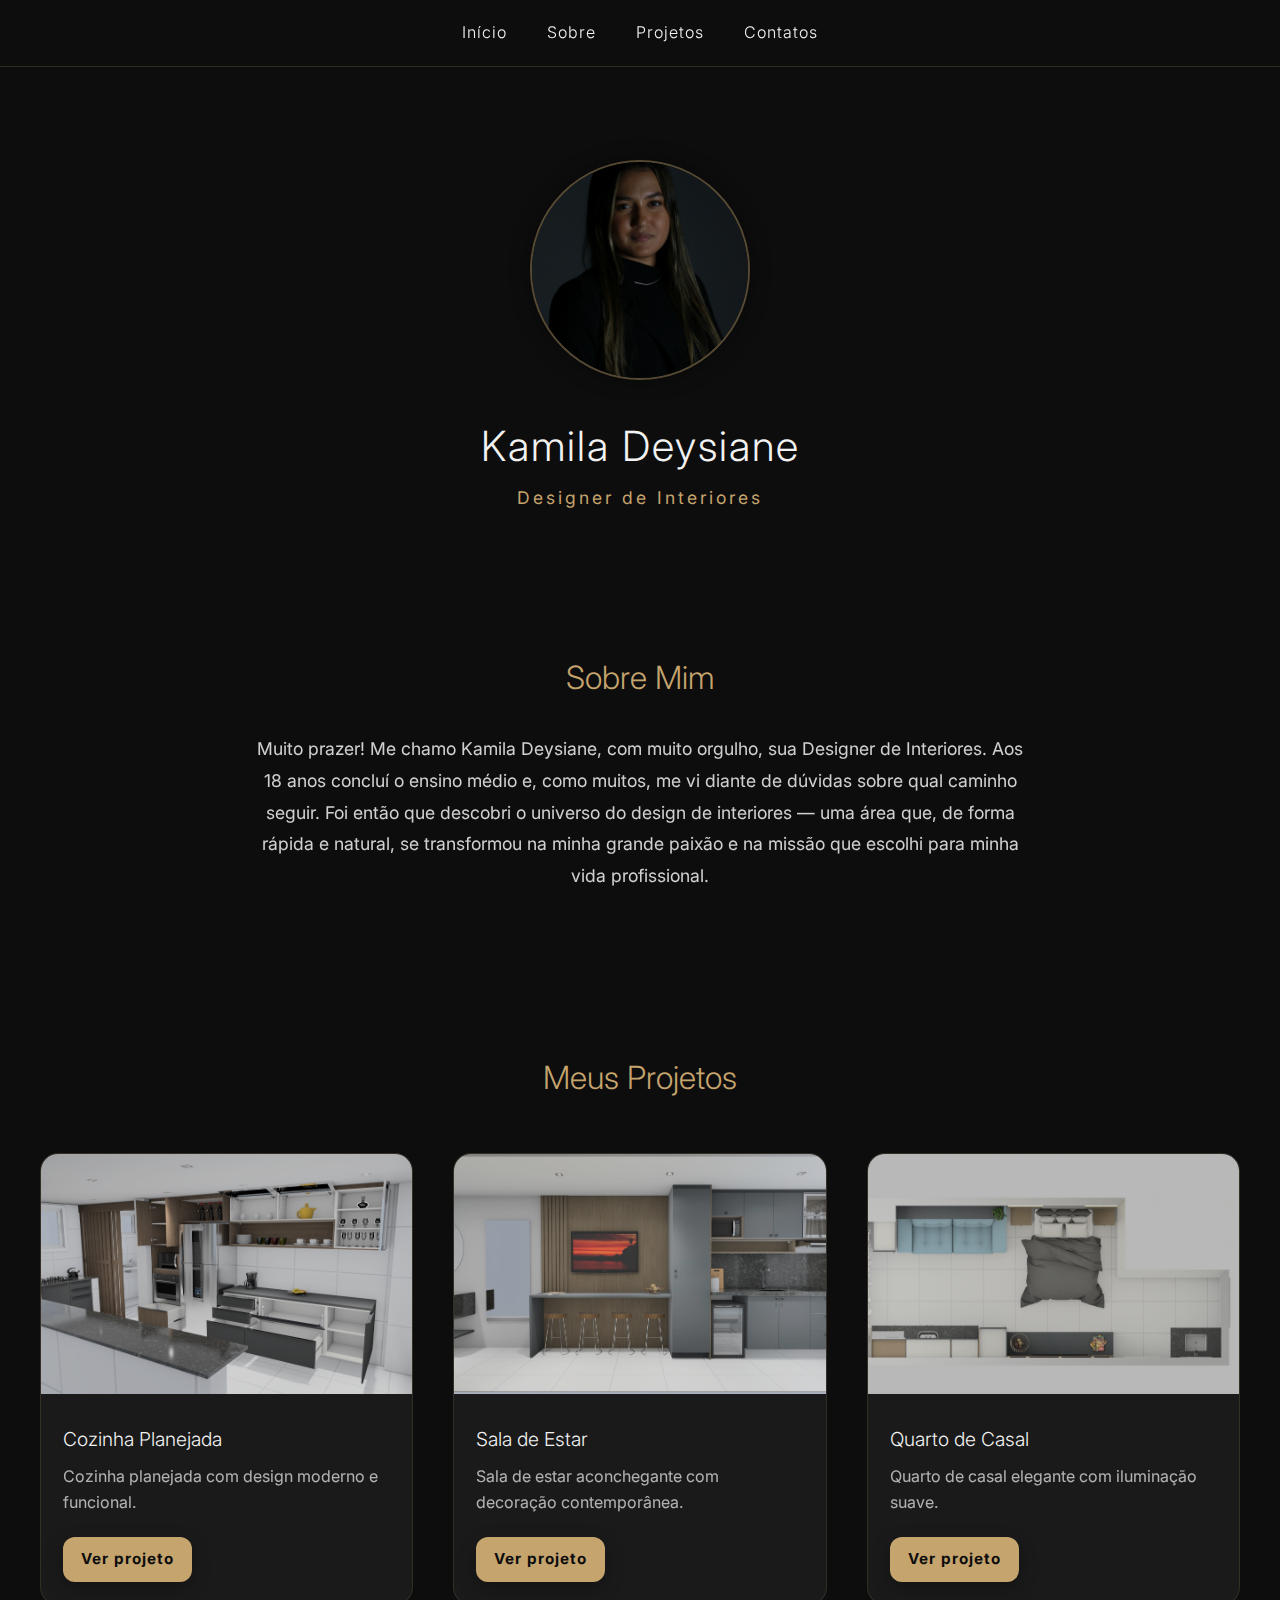
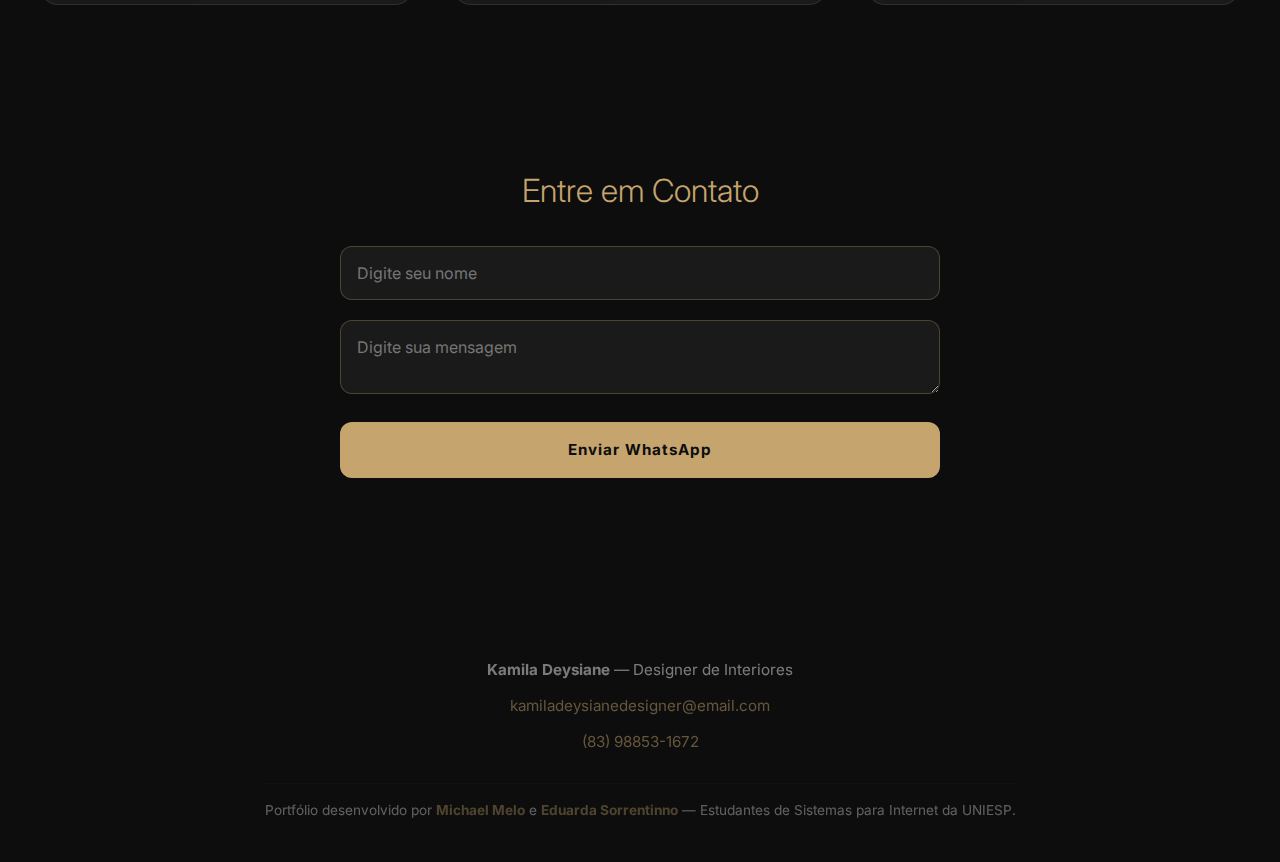
<file: index.html>
<!DOCTYPE html>
<html lang="pt-br">
<head>
    <meta charset="UTF-8">
    <meta name="viewport" content="width=device-width, initial-scale=1.0">
    <title>Portfólio – Kamila Deysiane</title>
    <link rel="stylesheet" href="mystyle.css">
    <link rel="shortcut icon" href="img/logo-kamila.png" type="image/x-icon">
    <link href="https://fonts.googleapis.com/css2?family=Inter:wght@300;400;600&display=swap" rel="stylesheet">
</head>

<body>

    <!-- NAVBAR -->
    <nav class="navegacao">
    <div class="menu-toggle" id="menuToggle" style="color: white;">
        &#9776;
    </div>

    <ul class="menu" id="menu">
        <li><a href="#inicio" class="menu-link">Início</a></li>
        <li><a href="#sobre" class="menu-link">Sobre</a></li>
        <li><a href="#projetos" class="menu-link">Projetos</a></li>
        <li><a href="#contatos" class="menu-link">Contatos</a></li>
    </ul>
</nav>

    <!-- CABEÇALHO -->
    <header id="inicio" class="cabecalho">
        <img src="img/177A9041.JPG" alt="Foto de Kamila Deysiane" class="foto-perfil">
        <h1>Kamila Deysiane</h1>
        <p class="cabecalho-sub-titulo">Designer de Interiores</p>
    </header>

    <!-- SOBRE -->
    <section id="sobre" class="sobre espaçamentozinho">
        <h2 class="sobre-titulo">Sobre Mim</h2>
        <p class="sobre-paragrafo">
            Muito prazer! Me chamo Kamila Deysiane, com muito orgulho, sua Designer de Interiores.
            Aos 18 anos concluí o ensino médio e, como muitos, me vi diante de dúvidas sobre qual caminho seguir.
            Foi então que descobri o universo do design de interiores — uma área que, de forma rápida e natural,
            se transformou na minha grande paixão e na missão que escolhi para minha vida profissional.
        </p>
    </section>

    <!-- PROJETOS -->
    <section id="projetos" class="projetos espaçamentozinho">
        <h2 class="projetos-titulo">Meus Projetos</h2>

        <div class="projetos-caixa">

            <div class="projetos-card">
                <img src="img/02.jpg" alt="Cozinha Planejada" class="projetos-imagem">
                <div class="caixa-txt-projeto">
                    <h3 class="info-projetos">Cozinha Planejada</h3>
                    <p class="paragrafo-projetos">Cozinha planejada com design moderno e funcional.</p>
                    <a class="botao-form" href="cozinha.html">Ver projeto</a>
                </div>
            </div>

            <div class="projetos-card">
                <img src="img/03.jpg" alt="Sala de Estar" class="projetos-imagem">
                <div class="caixa-txt-projeto">
                    <h3 class="info-projetos">Sala de Estar</h3>
                    <p class="paragrafo-projetos">Sala de estar aconchegante com decoração contemporânea.</p>
                    <a class="botao-form" href="sala_de_estar.html">Ver projeto</a>
                </div>
            </div>

            <div class="projetos-card">
                <img src="img/05.jpg" alt="Quarto de Casal" class="projetos-imagem">
                <div class="caixa-txt-projeto">
                    <h3 class="info-projetos">Quarto de Casal</h3>
                    <p class="paragrafo-projetos">Quarto de casal elegante com iluminação suave.</p>
                    <a class="botao-form" href="quarto_de_casal.html">Ver projeto</a>
                </div>
            </div>

        </div>
    </section>

    <!-- CONTATO -->
    <section id="contatos" class="contatos espaçamentozinho">
        <h2 class="contatos-titulo">Entre em Contato</h2>

        <form class="formulario-contato" id="formulario">
            <input type="text" class="campo-form" placeholder="Digite seu nome">
            <textarea class="campo-form" placeholder="Digite sua mensagem"></textarea>
            <a type="submit" class="botao-form" target="_blank" href="https://wa.me/5583988531672?text=Olá,%20vi%20seu%20portfólio%20e%20gostaria%20de%20fazer%20um%20orçamento!">Enviar WhatsApp</a>
        </form>
    </section>

    <!-- RODAPÉ -->
    <footer class="rodape">
        <div class="rodape-contatos">
            <div class="rodape-info">
                <strong>Kamila Deysiane</strong> — Designer de Interiores
            </div>
            <div class="rodape-info">
                 <a href="mailto:kamiladeysianedesigner@email.com">kamiladeysianedesigner@email.com</a>
            </div>
            <div class="rodape-info">
                 <a href="tel:+5583988531672">(83) 98853-1672</a>
            </div>
            <div class="rodape-creditos">
                Portfólio desenvolvido por <a href="https://www.instagram.com/dougs.m4/" class="link-dev">Michael Melo</a> e <a href="https://www.instagram.com/eduardasorrentinno/" class="link-dev">Eduarda Sorrentinno</a> —
                Estudantes de Sistemas para Internet da UNIESP.
            </div>
        </div>
    </footer>
<script>
    const menuToggle = document.getElementById("menuToggle");
    const menu = document.getElementById("menu");

    menuToggle.addEventListener("click", () => {
        menu.classList.toggle("show");
    });

    // Fechar o menu ao clicar em um link
    document.querySelectorAll(".menu-link").forEach(link => {
        link.addEventListener("click", () => {
            menu.classList.remove("show");
        });
    });
</script>

</body>
</html>
</file>
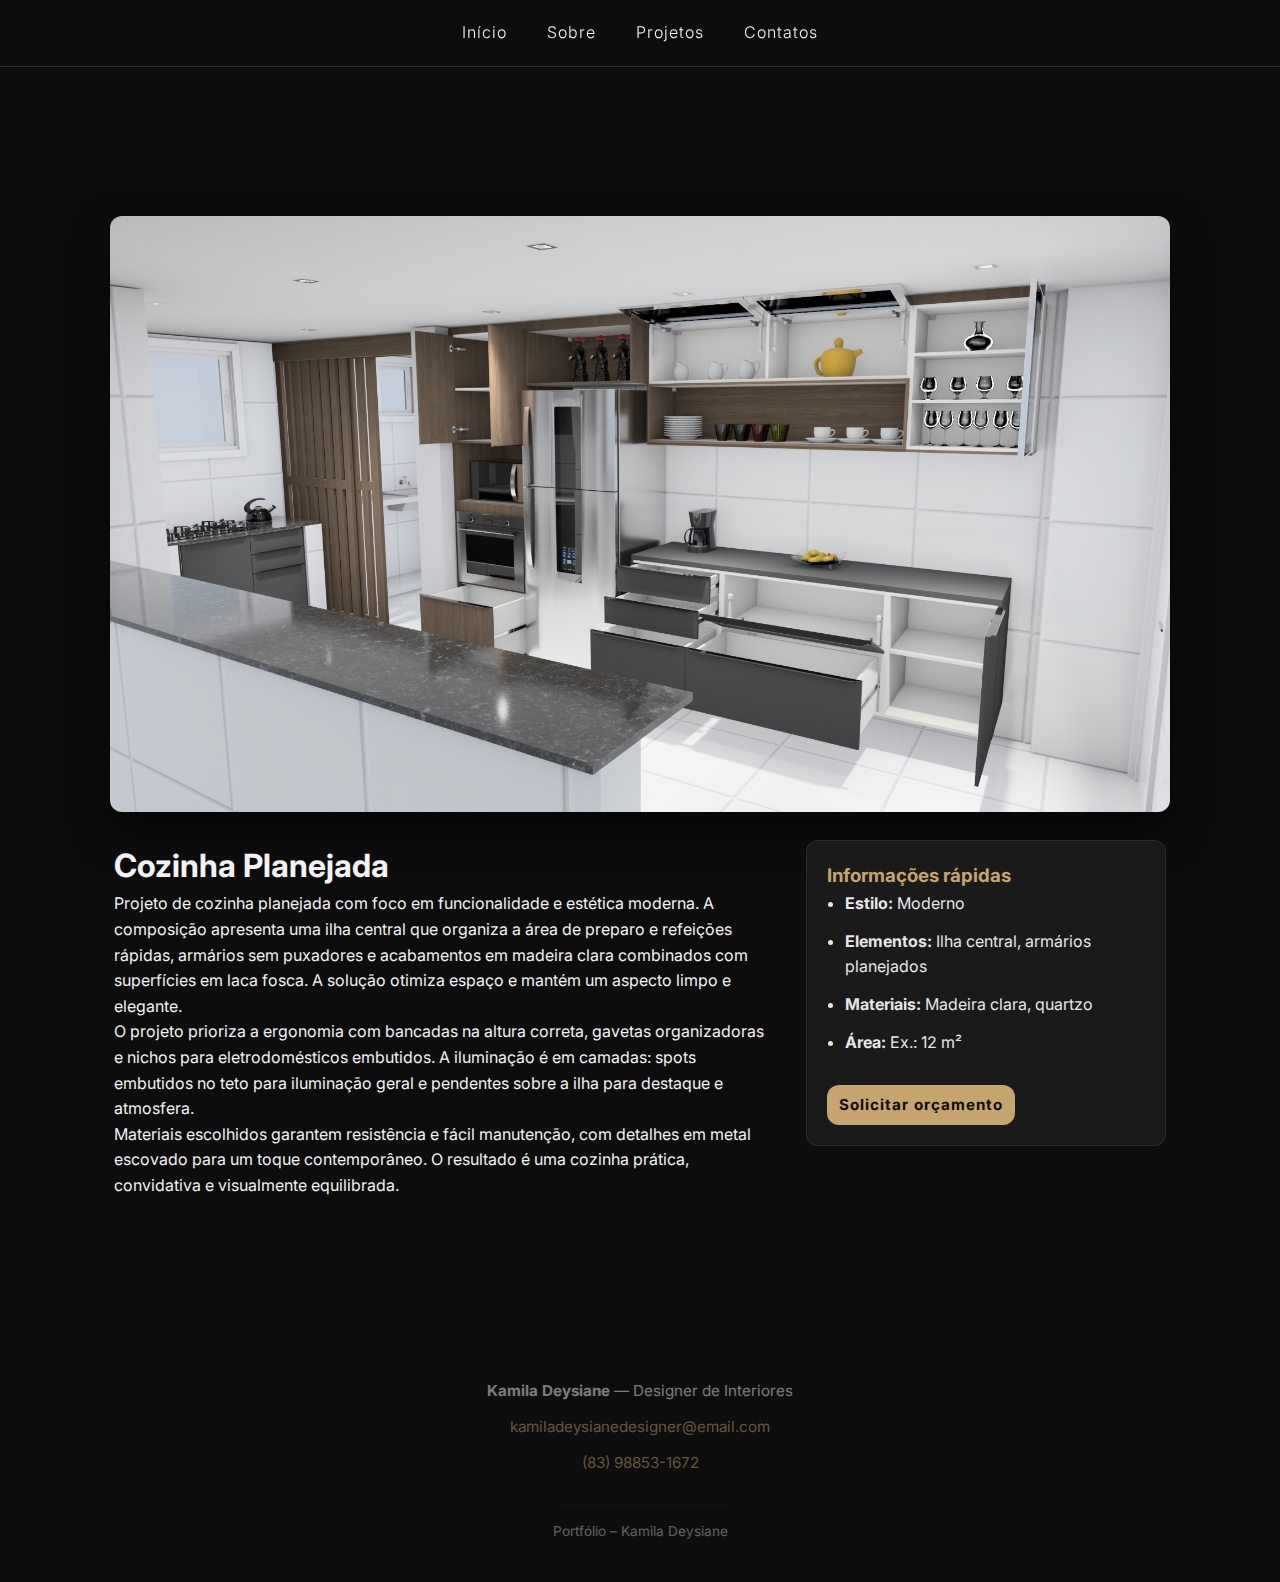
<file: cozinha.html>
<!DOCTYPE html>
<html lang="pt-br">
<head>
    <meta charset="UTF-8">
    <meta name="viewport" content="width=device-width, initial-scale=1.0">
    <title>Cozinha Planejada — Kamila Deysiane</title>
    <link rel="stylesheet" href="mystyle.css">
    <link rel="shortcut icon" href="img/logo-kamila.png" type="image/x-icon">

    <link href="https://fonts.googleapis.com/css2?family=Inter:wght@300;400;600&display=swap" rel="stylesheet">
</head>
<body>

    <nav class="navegacao">
    <div class="menu-toggle" id="menuToggle" style="color: white;">
        &#9776;
    </div>

    <ul class="menu" id="menu">
        <li><a href="index.html" class="menu-link">Início</a></li>
        <li><a href="index.html#sobre" class="menu-link">Sobre</a></li>
        <li><a href="index.html#projetos" class="menu-link">Projetos</a></li>
        <li><a href="index.html#contatos" class="menu-link">Contatos</a></li>
    </ul>
</nav>

    <header class="cabecalho">
        <div class="hero-wrap">
            <img src="img/02.jpg" alt="Cozinha planejada moderna" class="hero-img">
        </div>
    </header>

    <main class="projeto-container espaçamentozinho">
        <div class="projeto-grid">
            <section>
                <h1>Cozinha Planejada</h1>
                <p>Projeto de cozinha planejada com foco em funcionalidade e estética moderna. A composição apresenta uma ilha central que organiza a área de preparo e refeições rápidas, armários sem puxadores e acabamentos em madeira clara combinados com superfícies em laca fosca. A solução otimiza espaço e mantém um aspecto limpo e elegante.</p>

                <p>O projeto prioriza a ergonomia com bancadas na altura correta, gavetas organizadoras e nichos para eletrodomésticos embutidos. A iluminação é em camadas: spots embutidos no teto para iluminação geral e pendentes sobre a ilha para destaque e atmosfera.</p>

                <p>Materiais escolhidos garantem resistência e fácil manutenção, com detalhes em metal escovado para um toque contemporâneo. O resultado é uma cozinha prática, convidativa e visualmente equilibrada.</p>
            </section>

            <aside class="detalhes">
                <h3>Informações rápidas</h3>
                <ul>
                    <li><strong>Estilo:</strong> Moderno</li>
                    <li><strong>Elementos:</strong> Ilha central, armários planejados</li>
                    <li><strong>Materiais:</strong> Madeira clara, quartzo</li>
                    <li><strong>Área:</strong> Ex.: 12 m²</li>
                </ul>
                <a class="botao-form" href="https://wa.me/5583988531672?text=Olá,%20vi%20seu%20portfólio%20e%20gostaria%20de%20fazer%20um%20orçamento!">Solicitar orçamento</a>
            </aside>
        </div>
    </main>

    <footer class="rodape">
        <div class="rodape-contatos">
            <div class="rodape-info">
                <strong>Kamila Deysiane</strong> — Designer de Interiores
            </div>
            <div class="rodape-info">
                 <a href="mailto:kamiladeysianedesigner@email.com">kamiladeysianedesigner@email.com</a>
            </div>
            <div class="rodape-info">
                 <a href="tel:+5583988531672">(83) 98853-1672</a>
            </div>
            <div class="rodape-creditos">
                Portfólio – Kamila Deysiane
            </div>
        </div>
    </footer>
<script>
    const menuToggle = document.getElementById("menuToggle");
    const menu = document.getElementById("menu");

    menuToggle.addEventListener("click", () => {
        menu.classList.toggle("show");
    });

    // Fechar o menu ao clicar em um link
    document.querySelectorAll(".menu-link").forEach(link => {
        link.addEventListener("click", () => {
            menu.classList.remove("show");
        });
    });
</script>
</body>
</html>
</file>
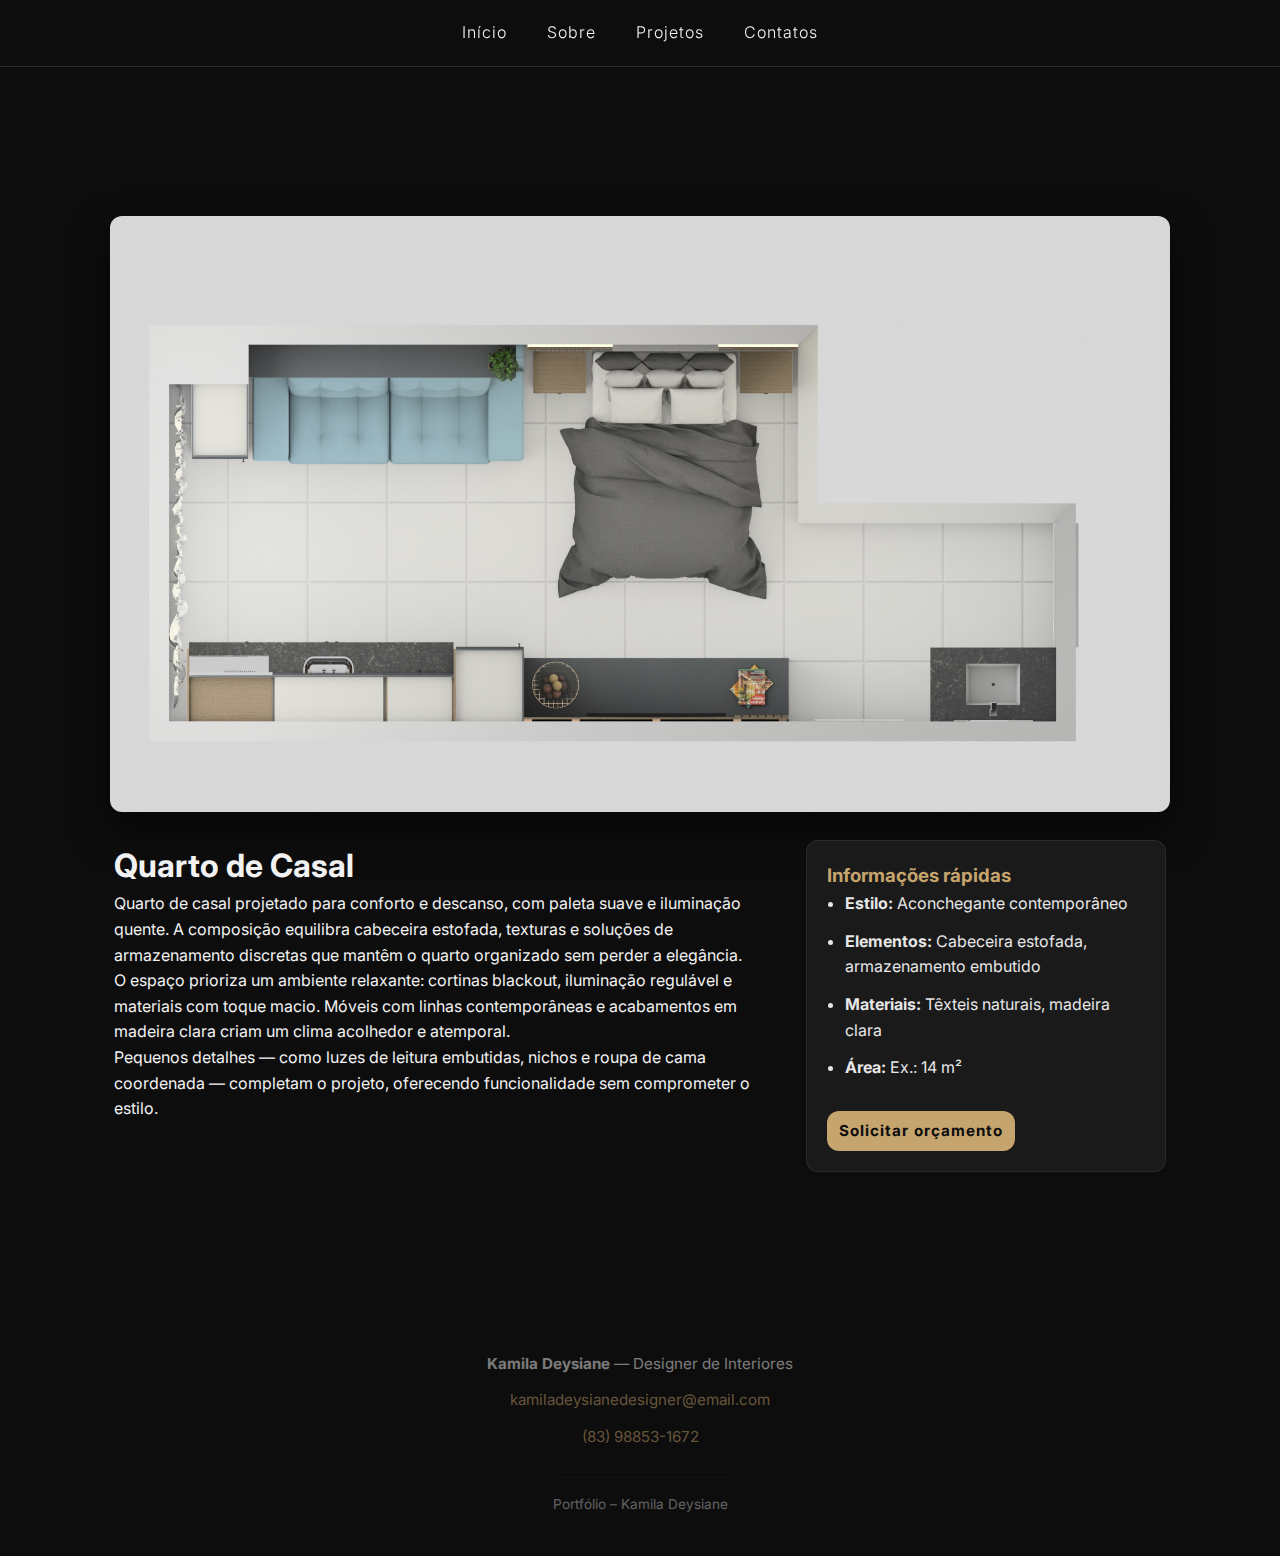
<file: quarto_de_casal.html>
<!DOCTYPE html>
<html lang="pt-br">

<head>
    <meta charset="UTF-8">
    <meta name="viewport" content="width=device-width, initial-scale=1.0">
    <title>Quarto de Casal — Kamila Deysiane</title>
    <link rel="stylesheet" href="mystyle.css">
    <link rel="shortcut icon" href="img/logo-kamila.png" type="image/x-icon">

    <link href="https://fonts.googleapis.com/css2?family=Inter:wght@300;400;600&display=swap" rel="stylesheet">
</head>

<body>

    <nav class="navegacao">
        <div class="menu-toggle" id="menuToggle" style="color: white;">
            &#9776;
        </div>

        <ul class="menu" id="menu">
            <li><a href="index.html" class="menu-link">Início</a></li>
            <li><a href="index.html#sobre" class="menu-link">Sobre</a></li>
            <li><a href="index.html#projetos" class="menu-link">Projetos</a></li>
            <li><a href="index.html#contatos" class="menu-link">Contatos</a></li>
        </ul>
    </nav>

    <header class="cabecalho">
        <div class="hero-wrap">
            <img src="img/05.jpg" alt="Quarto de casal elegante" class="hero-img">
        </div>
    </header>

    <main class="projeto-container espaçamentozinho">
        <div class="projeto-grid">
            <section>
                <h1>Quarto de Casal</h1>
                <p>Quarto de casal projetado para conforto e descanso, com paleta suave e iluminação quente. A
                    composição equilibra cabeceira estofada, texturas e soluções de armazenamento discretas que mantêm o
                    quarto organizado sem perder a elegância.</p>

                <p>O espaço prioriza um ambiente relaxante: cortinas blackout, iluminação regulável e materiais com
                    toque macio. Móveis com linhas contemporâneas e acabamentos em madeira clara criam um clima
                    acolhedor e atemporal.</p>

                <p>Pequenos detalhes — como luzes de leitura embutidas, nichos e roupa de cama coordenada — completam o
                    projeto, oferecendo funcionalidade sem comprometer o estilo.</p>
            </section>

            <aside class="detalhes">
                <h3>Informações rápidas</h3>
                <ul>
                    <li><strong>Estilo:</strong> Aconchegante contemporâneo</li>
                    <li><strong>Elementos:</strong> Cabeceira estofada, armazenamento embutido</li>
                    <li><strong>Materiais:</strong> Têxteis naturais, madeira clara</li>
                    <li><strong>Área:</strong> Ex.: 14 m²</li>
                </ul>
                <a class="botao-form" href="https://wa.me/5583988531672?text=Olá,%20vi%20seu%20portfólio%20e%20gostaria%20de%20fazer%20um%20orçamento!">Solicitar orçamento</a>
            </aside>
        </div>
    </main>

    <footer class="rodape">
        <div class="rodape-contatos">
            <div class="rodape-info">
                <strong>Kamila Deysiane</strong> — Designer de Interiores
            </div>
            <div class="rodape-info">
                <a href="mailto:kamiladeysianedesigner@email.com">kamiladeysianedesigner@email.com</a>
            </div>
            <div class="rodape-info">
                <a href="tel:+5583988531672">(83) 98853-1672</a>
            </div>
            <div class="rodape-creditos">
                Portfólio – Kamila Deysiane
            </div>
        </div>
    </footer>
    <script>
        const menuToggle = document.getElementById("menuToggle");
        const menu = document.getElementById("menu");

        menuToggle.addEventListener("click", () => {
            menu.classList.toggle("show");
        });

        // Fechar o menu ao clicar em um link
        document.querySelectorAll(".menu-link").forEach(link => {
            link.addEventListener("click", () => {
                menu.classList.remove("show");
            });
        });
    </script>
</body>

</html>
</file>
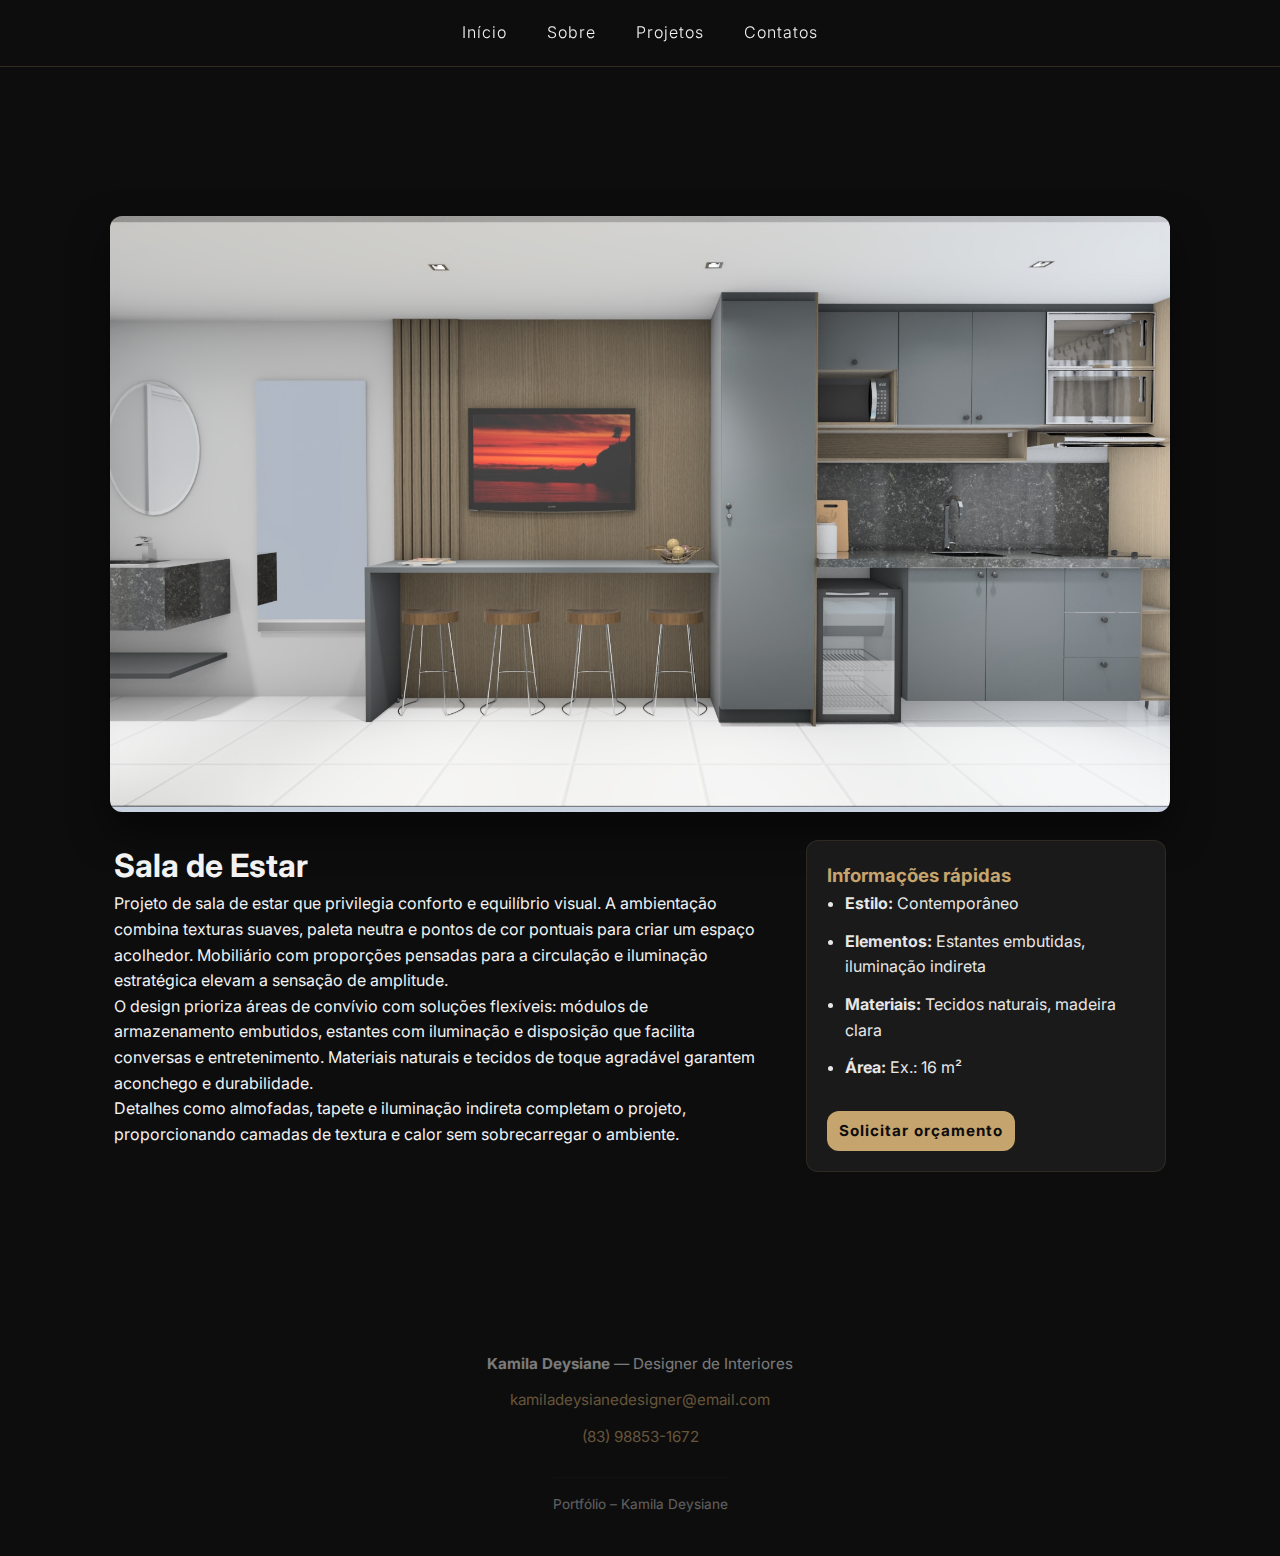
<file: sala_de_estar.html>
<!DOCTYPE html>
<html lang="pt-br">
<head>
    <meta charset="UTF-8">
    <meta name="viewport" content="width=device-width, initial-scale=1.0">
    <title>Sala de Estar — Kamila Deysiane</title>
    <link rel="stylesheet" href="mystyle.css">
    <link rel="shortcut icon" href="img/logo-kamila.png" type="image/x-icon">

    <link href="https://fonts.googleapis.com/css2?family=Inter:wght@300;400;600&display=swap" rel="stylesheet">
</head>
<body>

   <nav class="navegacao">
    <div class="menu-toggle" id="menuToggle" style="color: white;">
        &#9776;
    </div>

    <ul class="menu" id="menu">
        <li><a href="index.html" class="menu-link">Início</a></li>
        <li><a href="index.html#sobre" class="menu-link">Sobre</a></li>
        <li><a href="index.html#projetos" class="menu-link">Projetos</a></li>
        <li><a href="index.html#contatos" class="menu-link">Contatos</a></li>
    </ul>
</nav>

    <header class="cabecalho">
        <div class="hero-wrap">
            <img src="img/03.jpg" alt="Sala de Estar decorada" class="hero-img">
        </div>
    </header>

    <main class="projeto-container espaçamentozinho">
        <div class="projeto-grid">
            <section>
                <h1>Sala de Estar</h1>
                <p>Projeto de sala de estar que privilegia conforto e equilíbrio visual. A ambientação combina texturas suaves, paleta neutra e pontos de cor pontuais para criar um espaço acolhedor. Mobiliário com proporções pensadas para a circulação e iluminação estratégica elevam a sensação de amplitude.</p>

                <p>O design prioriza áreas de convívio com soluções flexíveis: módulos de armazenamento embutidos, estantes com iluminação e disposição que facilita conversas e entretenimento. Materiais naturais e tecidos de toque agradável garantem aconchego e durabilidade.</p>

                <p>Detalhes como almofadas, tapete e iluminação indireta completam o projeto, proporcionando camadas de textura e calor sem sobrecarregar o ambiente.</p>
            </section>

            <aside class="detalhes">
                <h3>Informações rápidas</h3>
                <ul>
                    <li><strong>Estilo:</strong> Contemporâneo</li>
                    <li><strong>Elementos:</strong> Estantes embutidas, iluminação indireta</li>
                    <li><strong>Materiais:</strong> Tecidos naturais, madeira clara</li>
                    <li><strong>Área:</strong> Ex.: 16 m²</li>
                </ul>
                <a class="botao-form" href="https://wa.me/5583988531672?text=Olá,%20vi%20seu%20portfólio%20e%20gostaria%20de%20fazer%20um%20orçamento!">Solicitar orçamento</a>
            </aside>
        </div>
    </main>

    <footer class="rodape">
        <div class="rodape-contatos">
            <div class="rodape-info">
                <strong>Kamila Deysiane</strong> — Designer de Interiores
            </div>
            <div class="rodape-info">
                 <a href="mailto:kamiladeysianedesigner@email.com">kamiladeysianedesigner@email.com</a>
            </div>
            <div class="rodape-info">
                 <a href="tel:+5583988531672">(83) 98853-1672</a>
            </div>
            <div class="rodape-creditos">
                Portfólio – Kamila Deysiane
            </div>
        </div>
    </footer>
<script>
    const menuToggle = document.getElementById("menuToggle");
    const menu = document.getElementById("menu");

    menuToggle.addEventListener("click", () => {
        menu.classList.toggle("show");
    });

    // Fechar o menu ao clicar em um link
    document.querySelectorAll(".menu-link").forEach(link => {
        link.addEventListener("click", () => {
            menu.classList.remove("show");
        });
    });
</script>
</body>
</html>
</file>
<file: mystyle.css>
/* ================================
   RESET & GLOBAL
==================================*/
html {
    scroll-behavior: smooth;
}
* {
    margin: 0;
    padding: 0;
    box-sizing: border-box;
}

body {
    background: #0d0d0d;
    color: #f2f2f2;
    font-family: "Inter", sans-serif;
    line-height: 1.6;
}

/* ================================
   NAVBAR
==================================*/
nav {
    width: 100%;
    padding: 20px 60px;
    position: fixed;
    top: 0;
    left: 0;
    background: rgba(13, 13, 13, 0.6);
    backdrop-filter: blur(12px);
    z-index: 1000;
    border-bottom: 1px solid rgba(197, 164, 109, 0.2);
    overflow-x: hidden;
}

.menu {
    display: flex;
    justify-content: center;
    gap: 40px;
    list-style: none;
    flex-wrap: wrap;
}

.menu-link {
    text-decoration: none;
    color: #f2f2f2;
    font-weight: 300;
    letter-spacing: 1px;
    transition: 0.3s;
}

.menu-link:hover {
    color: #c5a46d;
}
.link-dev{
    color: #c5a46d;
    text-decoration: none;
    font-weight: 700;
}

/* ================================
   HEADER
==================================*/
.cabecalho {
    padding-top: 160px;
    text-align: center;
}

.foto-perfil {
    width: 220px;
    height: 220px;
    object-fit: cover;
    border-radius: 50%;
    border: 2px solid rgba(197, 164, 109, 0.4);
    box-shadow: 0 0 20px rgba(0, 0, 0, 0.4);
    transition: 0.4s;
}

.foto-perfil:hover {
    transform: scale(1.03);
    border-color: #c5a46d;
}

.cabecalho h1 {
    font-size: 2.6rem;
    font-weight: 300;
    margin-top: 25px;
    letter-spacing: 2px;
}

.cabecalho-sub-titulo {
    font-size: 1.1rem;
    color: #c5a46d;
    letter-spacing: 3px;
    margin-top: 5px;
}

/* ================================
   SOBRE
==================================*/
.sobre {
    max-width: 820px;
    margin: 140px auto 0;
    padding: 40px;
}

.sobre-titulo,
.projetos-titulo,
.contatos-titulo {
    text-align: center;
    font-size: 2rem;
    font-weight: 300;
    color: #c5a46d;
}

.sobre-titulo {
    margin-bottom: 30px;
}

.sobre-paragrafo {
    text-align: center;
    opacity: 0.85;
    font-size: 1.1rem;
    line-height: 1.8;
}

/* ================================
   PROJETOS
==================================*/
.projetos {
    margin-top: 160px;
    padding: 40px 60px;
}

.projetos-titulo {
    margin-bottom: 50px;
}

.projetos-caixa {
    display: grid;
    grid-template-columns: repeat(auto-fit, minmax(320px, 1fr));
    gap: 40px;
    max-width: 1200px;
    margin: 0 auto;
}

.projetos-card {
    background: #1a1a1a;
    border-radius: 18px;
    overflow: hidden;
    transition: 0.3s;
    border: 1px solid rgba(197, 164, 109, 0.15);
}

.projetos-card:hover {
    transform: translateY(-5px);
    border-color: rgba(197, 164, 109, 0.4);
}

.projetos-imagem {
    width: 100%;
    height: 240px;
    object-fit: cover;
    filter: brightness(0.85);
}

.caixa-txt-projeto {
    padding: 22px;
}

.info-projetos {
    font-weight: 300;
    margin-bottom: 10px;
    font-size: 1.2rem;
}

.paragrafo-projetos {
    opacity: 0.7;
    margin-bottom: 8px;
}

.projetos-card .caixa-txt-projeto .botao-form {
    padding: 10px 18px;
    box-shadow: 0 6px 18px rgba(0, 0, 0, 0.25);
    margin-top: 14px;
}

.projetos-card .caixa-txt-projeto .botao-form:hover {
    box-shadow: 0 10px 22px rgba(0, 0, 0, 0.30);
}

/* ================================
   PÁGINAS DE PROJETO
==================================*/
.hero-wrap {
    max-width: 1100px;
    margin: 56px auto 24px;
    padding: 0 20px;
}

.hero-img {
    display: block;
    width: 100%;
    height: auto;
    border-radius: 12px;
    box-shadow: 0 18px 38px rgba(0, 0, 0, 0.55);
}

.projeto-container {
    max-width: 1100px;
    margin: 28px auto;
    padding: 0 20px;
}

.projeto-grid {
    display: grid;
    grid-template-columns: 1fr 360px;
    gap: 40px;
    align-items: start;
}

.detalhes {
    background: #1a1a1a;
    color: #f2f2f2;
    padding: 20px;
    border-radius: 12px;
    border: 1px solid rgba(197, 164, 109, 0.12);
}

.detalhes h3 {
    color: #c5a46d;
    margin-top: 0;
}

.detalhes ul {
    padding-left: 18px;
}

.detalhes li {
    margin-bottom: 12px;
    opacity: 0.95;
}

.detalhes .botao-form {
    padding: 8px 12px;
    margin-top: 18px;
    box-shadow: none;
}

/* ================================
   BOTÕES (Padrão Global)
==================================*/
.botao-form {
    display: inline-block;
    width: auto;
    padding: 16px;
    background: #c5a46d;
    color: #0d0d0d;
    border: none;
    border-radius: 12px;
    font-size: 0.95rem;
    font-weight: 700;
    text-decoration: none;
    cursor: pointer;
    transition: transform 160ms ease, background 160ms ease, box-shadow 160ms ease;
    letter-spacing: 1px;
}

.botao-form:hover {
    background: #b89359;
    transform: translateY(-2px);
}

.campo-form {
    width: 100%;
    padding: 16px;
    border-radius: 12px;
    border: 1px solid rgba(197, 164, 109, 0.3);
    background: #1a1a1a;
    color: #fff;
    margin-bottom: 20px;
    font-size: 1rem;
    font-family: inherit;
}

/* ================================
   CONTATO
==================================*/
.contatos {
    margin-top: 160px;
    padding: 60px;
    text-align: center;
}

.contatos-titulo {
    margin-bottom: 30px;
}

.formulario-contato {
    max-width: 600px;
    margin: 0 auto;
}

.formulario-contato .botao-form {
    width: 100%;
}

/* ================================
   FOOTER
==================================*/
.rodape {
    text-align: center;
    padding: 40px;
    margin-top: 140px;
    font-size: 0.9rem;
    opacity: 0.6;
}

.rodape-contatos {
    display: flex;
    flex-direction: column;
    align-items: center;
    gap: 12px;
}

.rodape-info {
    font-size: 0.95rem;
    opacity: 0.8;
}

.rodape-info a {
    color: #c5a46d;
    text-decoration: none;
    transition: 0.3s;
}

.rodape-info a:hover {
    opacity: 0.7;
    text-decoration: underline;
}

.rodape-creditos {
    margin-top: 16px;
    padding-top: 16px;
    border-top: 1px solid rgba(197, 164, 109, 0.1);
    opacity: 0.6;
    font-size: 0.85rem;
}

/* ================================
   RESPONSIVO
==================================*/
@media (max-width: 1200px) {
    nav {
        padding: 20px 40px;
    }

    .projetos {
        padding: 40px 30px;
    }

    .hero-wrap,
    .projeto-container {
        padding: 0 20px;
    }

    .projeto-grid {
        gap: 30px;
    }
}

@media (max-width: 900px) {
    nav {
        padding: 16px 20px;
    }

    .menu {
        gap: 20px;
    }

    .menu-link {
        font-size: 0.95rem;
    }

    .cabecalho {
        padding-top: 120px;
    }

    .cabecalho h1 {
        font-size: 2.2rem;
    }

    .sobre {
        margin: 100px auto 0;
        padding: 30px;
    }

    .sobre-titulo,
    .projetos-titulo,
    .contatos-titulo {
        font-size: 1.8rem;
    }

    .projetos {
        margin-top: 100px;
        padding: 30px 20px;
    }

    .projetos-caixa {
        gap: 30px;
    }

    .projeto-grid {
        grid-template-columns: 1fr;
        gap: 30px;
    }

    .detalhes {
        font-size: 0.95rem;
    }

    .detalhes .botao-form {
        padding: 10px 14px;
        font-size: 0.9rem;
    }

    .contatos {
        margin-top: 100px;
        padding: 40px 20px;
    }

    .formulario-contato {
        max-width: 100%;
    }
}

@media (max-width: 768px) {
    nav {
        padding: 12px 15px;
        position:  relative;
    }

    .menu {
        gap: 15px;
        flex-wrap: wrap;
    }

    .menu-link {
        font-size: 0.9rem;
        letter-spacing: 0.5px;
    }

    .cabecalho {
        padding-top: 100px;
    }

    .foto-perfil {
        width: 180px;
        height: 180px;
    }

    .cabecalho h1 {
        font-size: 1.8rem;
        margin-top: 20px;
    }

    .cabecalho-sub-titulo {
        font-size: 1rem;
    }

    .sobre {
        margin: 80px auto 0;
        padding: 20px;
    }

    .sobre-paragrafo {
        font-size: 1rem;
    }

    .projetos-caixa {
        grid-template-columns: 1fr;
        gap: 25px;
    }

    .projetos-imagem {
        height: 200px;
    }

    .caixa-txt-projeto {
        padding: 18px;
    }

    .info-projetos {
        font-size: 1.1rem;
    }

    .hero-wrap,
    .projeto-container {
        margin-left: 0;
        margin-right: 0;
        padding: 0 15px;
    }

    .hero-img {
        border-radius: 8px;
    }

    .projeto-grid {
        gap: 25px;
    }

    .detalhes {
        padding: 16px;
        font-size: 0.9rem;
    }

    .botao-form {
        padding: 12px 16px;
        font-size: 0.9rem;
    }

    .contatos {
        padding: 30px 15px;
    }

    .rodape {
        padding: 30px 15px;
        font-size: 0.85rem;
    }
}

@media (max-width: 480px) {
    nav {
        padding: 10px 10px;
        position: relative;
    }

    .menu {
        gap: 10px;
        flex-direction: column;
        align-items: center;
    }

    .menu-link {
        font-size: 0.85rem;
    }

    .cabecalho {
        padding-top: 80px;
    }

    .foto-perfil {
        width: 150px;
        height: 150px;
    }

    .cabecalho h1 {
        font-size: 1.5rem;
    }

    .sobre {
        margin: 60px auto 0;
        padding: 15px;
    }

    .sobre-titulo,
    .projetos-titulo,
    .contatos-titulo {
        font-size: 1.5rem;
        margin-bottom: 20px;
    }

    .projetos {
        margin-top: 80px;
        padding: 20px 10px;
    }

    .projetos-caixa {
        gap: 20px;
    }

    .projetos-imagem {
        height: 180px;
    }

    .caixa-txt-projeto {
        padding: 14px;
    }

    .info-projetos {
        font-size: 1rem;
    }

    .paragrafo-projetos {
        font-size: 0.9rem;
    }

    .hero-wrap,
    .projeto-container {
        padding: 0 10px;
        margin: 20px auto;
    }

    .hero-img {
        border-radius: 8px;
    }

    .projeto-grid {
        gap: 20px;
        grid-template-columns: 1fr;
    }

    .detalhes {
        padding: 15px;
        font-size: 0.9rem;
    }

    .detalhes h3 {
        font-size: 1rem;
        margin-bottom: 12px;
    }

    .detalhes ul {
        padding-left: 16px;
    }

    .detalhes li {
        margin-bottom: 10px;
        font-size: 0.9rem;
    }

    .botao-form {
        padding: 10px 14px;
        font-size: 0.85rem;
        letter-spacing: 0.5px;
    }

    .campo-form {
        padding: 12px;
        font-size: 0.9rem;
    }

    .contatos {
        margin-top: 80px;
        padding: 20px 10px;
    }

    .formulario-contato {
        max-width: 100%;
    }

    .rodape {
        padding: 20px 10px;
        font-size: 0.8rem;
        margin-top: 80px;
    }

    .rodape-contatos {
        gap: 10px;
    }

    .rodape-info {
        font-size: 0.8rem;
    }

    .rodape-creditos {
        font-size: 0.7rem;
        margin-top: 10px;
        padding-top: 10px;
    }
}
/* BOTÃO MENU TOGGLE */
.menu-toggle {
    display: none;
    font-size: 32px;
    cursor: pointer;
    color: #000;
    padding: 10px;
}

/* Tornar menu vertical no mobile */
@media (max-width: 768px) {

    .menu-toggle {
        display: block;
    }

    .menu {
        display: none;
        flex-direction: column;
        width: 100%;
        text-align: center;
        padding: 20px 0;
        gap: 20px;
    }

    .menu.show {
        display: flex;
    }

    .menu-link {
        font-size: 18px;
        padding: 10px 0;
        display: block;
    }
}

.espaçamentozinho{
    padding:0px 1.5rem;
}
</file>
